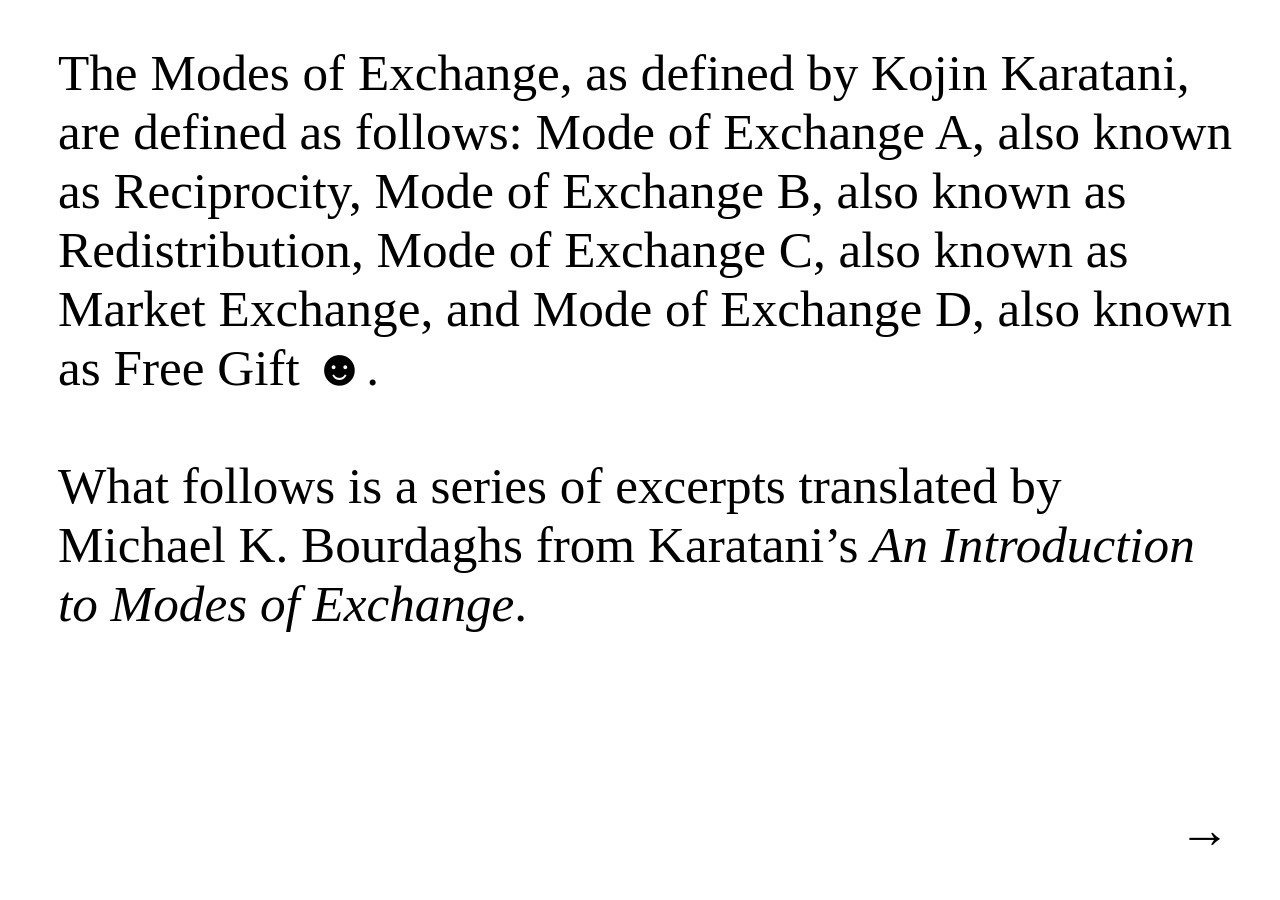
<file: index.html>
<!DOCTYPE html>
<head>
    <title>Modes of Exchange </title>
    <meta charset="UTF-8">
    <meta name="viewport" content="width=device-width, initial-scale=1.0">
    <link rel="stylesheet" href="style.css">
</head>
<body>
<div class="text">
            The Modes of Exchange, as defined by Kojin&nbspKaratani, are defined as follows: Mode of Exchange A, also known as Reciprocity, Mode of Exchange B, also known as Redistribution, Mode of Exchange C, also known as Market Exchange, and Mode of Exchange D, also known as Free Gift ☻. <br><br>What follows is a series of excerpts translated by Michael&nbsp;K.&nbsp;Bourdaghs from Karatani’s <i>An&nbsp;Introduction to Modes of&nbsp;Exchange</i>.
        </div>

<div class="arrow-go"><a href="./A/index.html">
    →
</a></div>
</body>
</html>
</file>
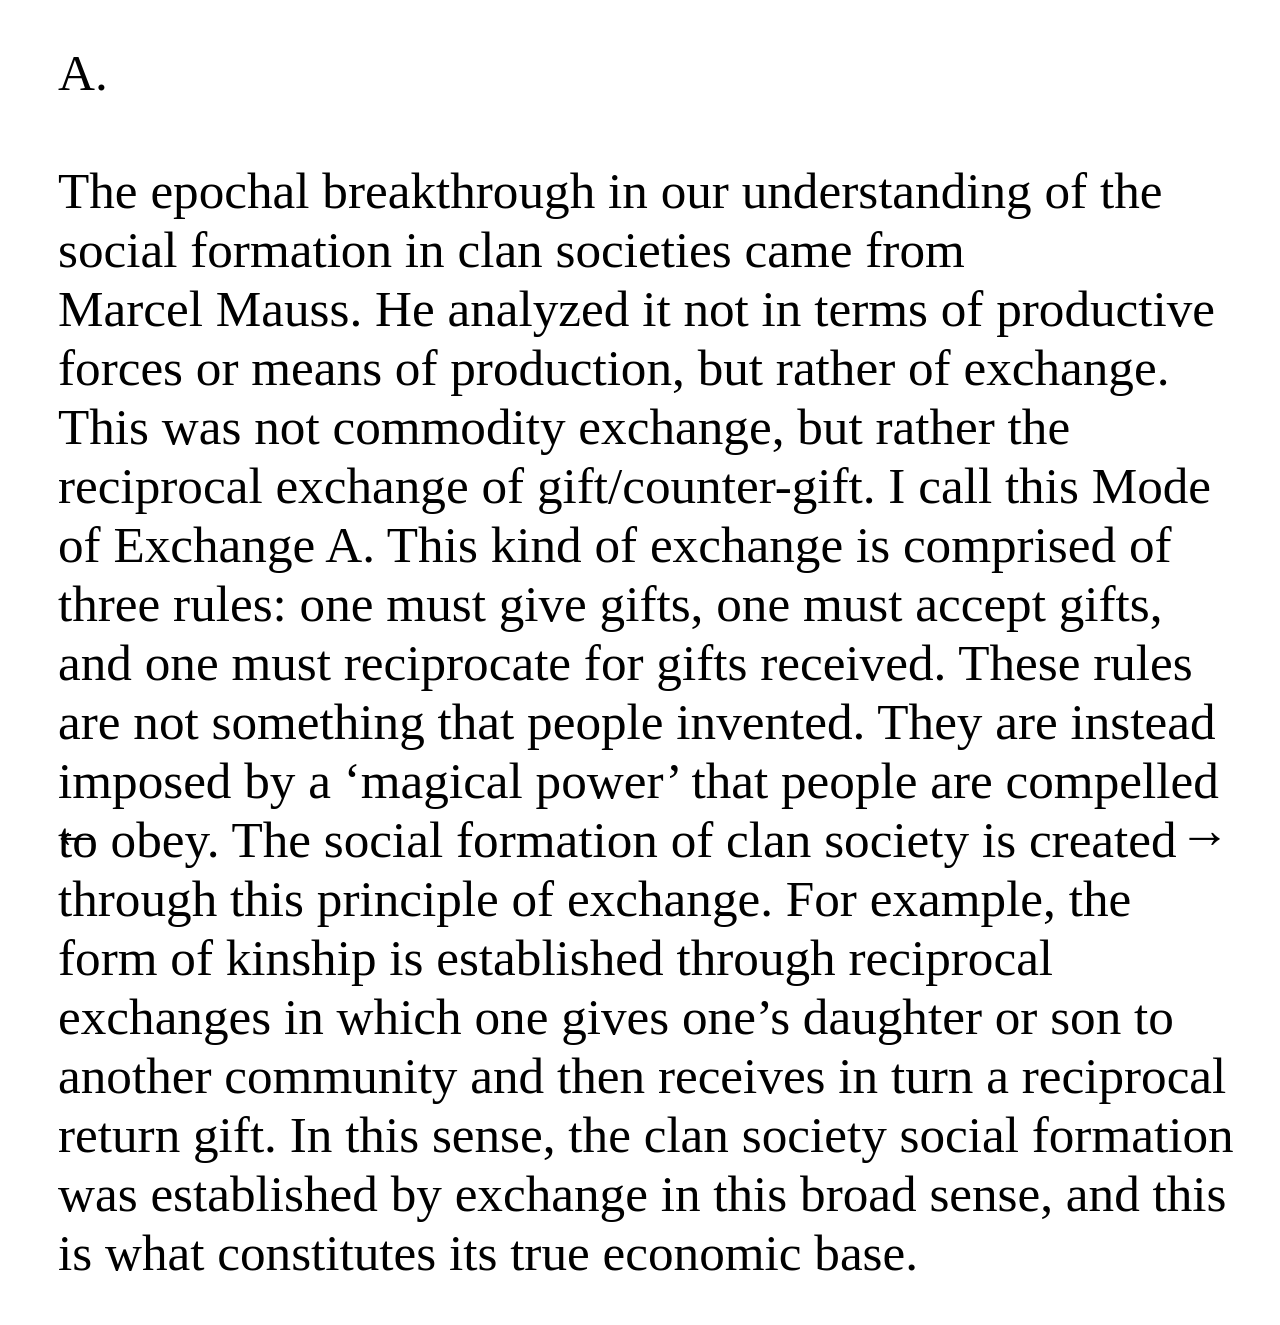
<file: A/index.html>
<!DOCTYPE html>
<head>
    <title>Modes of Exchange </title>
    <meta charset="UTF-8">
    <meta name="viewport" content="width=device-width, initial-scale=1.0">
    <link rel="stylesheet" href="../style.css">
</head>
<body>
<div class="text">
            A.<br><br>The epochal breakthrough in our understanding of the social formation in clan societies came from Marcel&nbsp;Mauss. He analyzed it not in terms of productive forces or means of production, but rather of exchange. This was not commodity exchange, but rather the reciprocal exchange of gift/counter-gift. I call this <div class="highlighted-text-a"><a href="../A/Images/index.html">Mode of Exchange A</a></div>. This kind of exchange is comprised of three rules: one must give gifts, one must accept gifts, and one must reciprocate for gifts received. These rules are not something that people invented. They are instead imposed by a ‘magical power’ that people are compelled to obey. The social formation of clan society is created through this principle of exchange. For example, the form of kinship is established through reciprocal exchanges in which one gives one’s daughter or son to another community and then receives in turn a reciprocal return gift. In this sense, the clan society social formation was established by exchange in this broad sense, and this is what constitutes its true economic base.
 </div>

<div class="arrow-back"><a href="../index.html">
    ←
</a></div>
<div class="arrow-go"><a href="../B/index.html">
    →
</div>
</body>
</html>
</file>
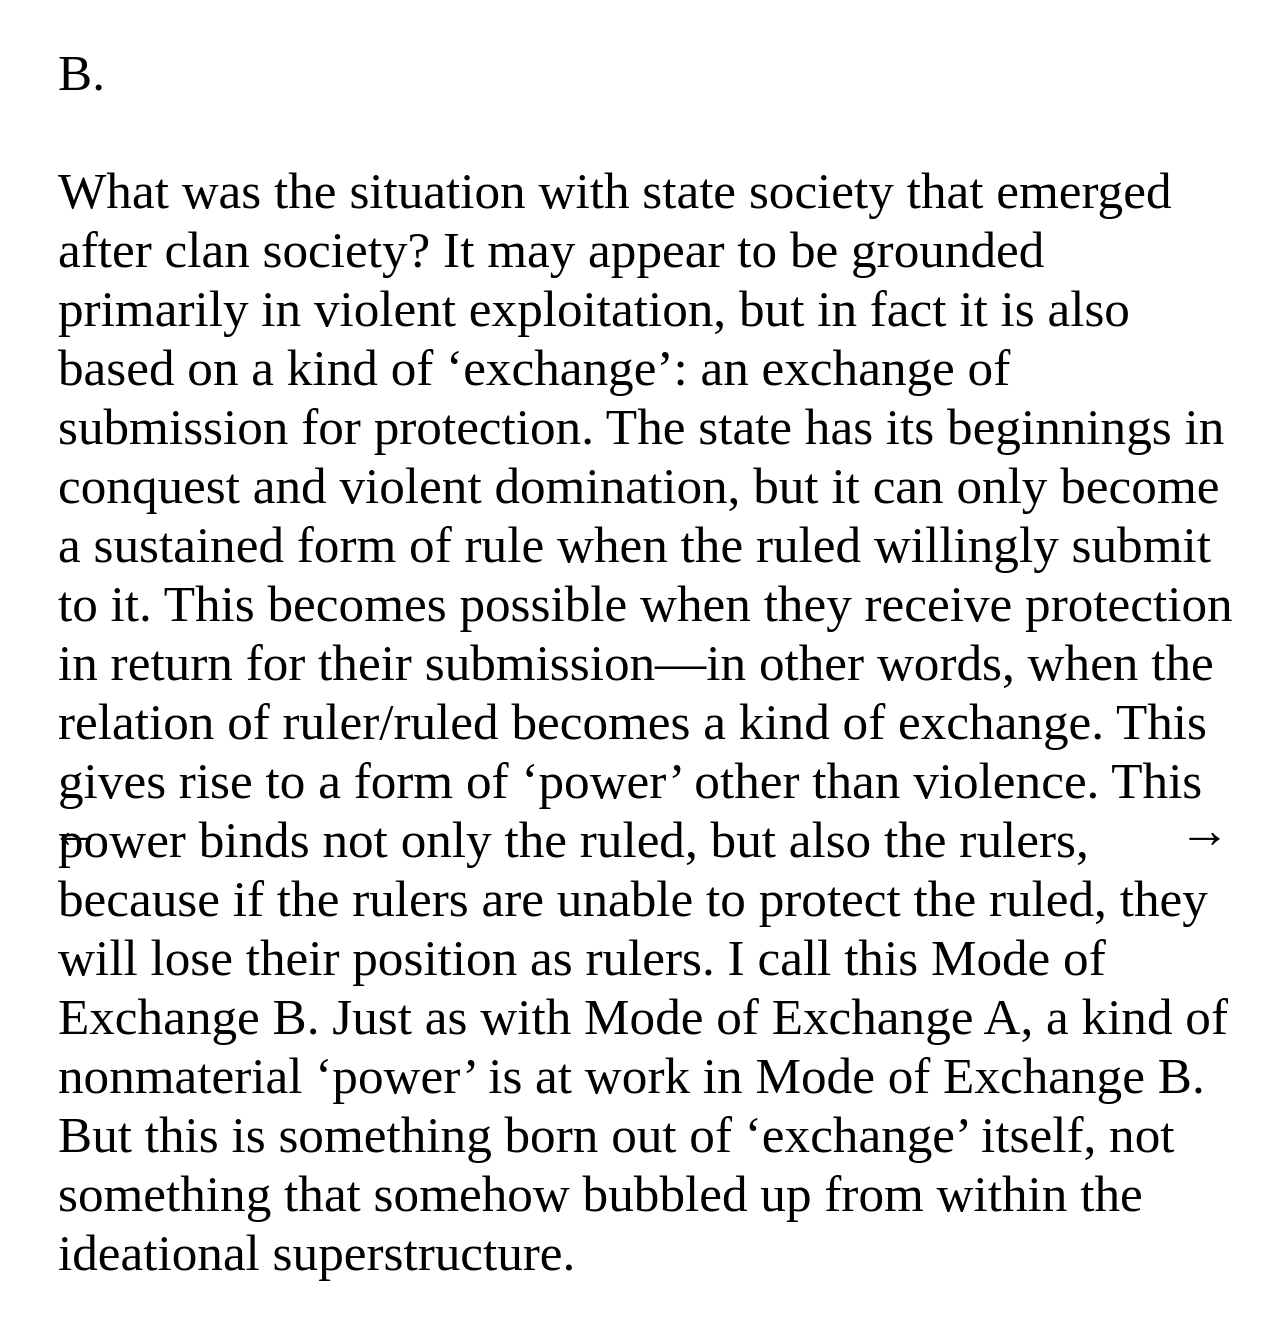
<file: B/index.html>
<!DOCTYPE html>
<head>
    <title>Modes of Exchange </title>
    <meta charset="UTF-8">
    <meta name="viewport" content="width=device-width, initial-scale=1.0">
    <link rel="stylesheet" href="../style.css">
</head>
<body>
<div class="text">
             B.<br><br>What was the situation with state society that emerged after clan society? It may appear to be grounded primarily in violent exploitation, but in fact it is also based on a kind of ‘exchange’: an exchange of submission for protection. The state has its beginnings in conquest and violent domination, but it can only become a sustained form of rule when the ruled willingly submit to it. This becomes possible when they receive protection in return for their submission—in other words, when the relation of ruler/ruled becomes a kind of exchange. This gives rise to a form of ‘power’ other than violence. This power binds not only the ruled, but also the rulers, because if the rulers are unable to protect the ruled, they will lose their position as rulers. I call this <div class="highlighted-text-b"><a href="../B/Images/index.html">Mode of Exchange B</a></div>. Just as with Mode of Exchange A, a kind of nonmaterial ‘power’ is at work in <div class="highlighted-text-b"><a href="../B/Images/index.html">Mode of Exchange B</a></div>. But this is something born out of ‘exchange’ itself, not something that somehow bubbled up from within the ideational superstructure.
 </div>

<div class="arrow-back"><a href="../A/index.html">
    ←
</a></div>
<div class="arrow-go"><a href="../C/index.html">
    →
</a></div>
</body>
</html>
</file>
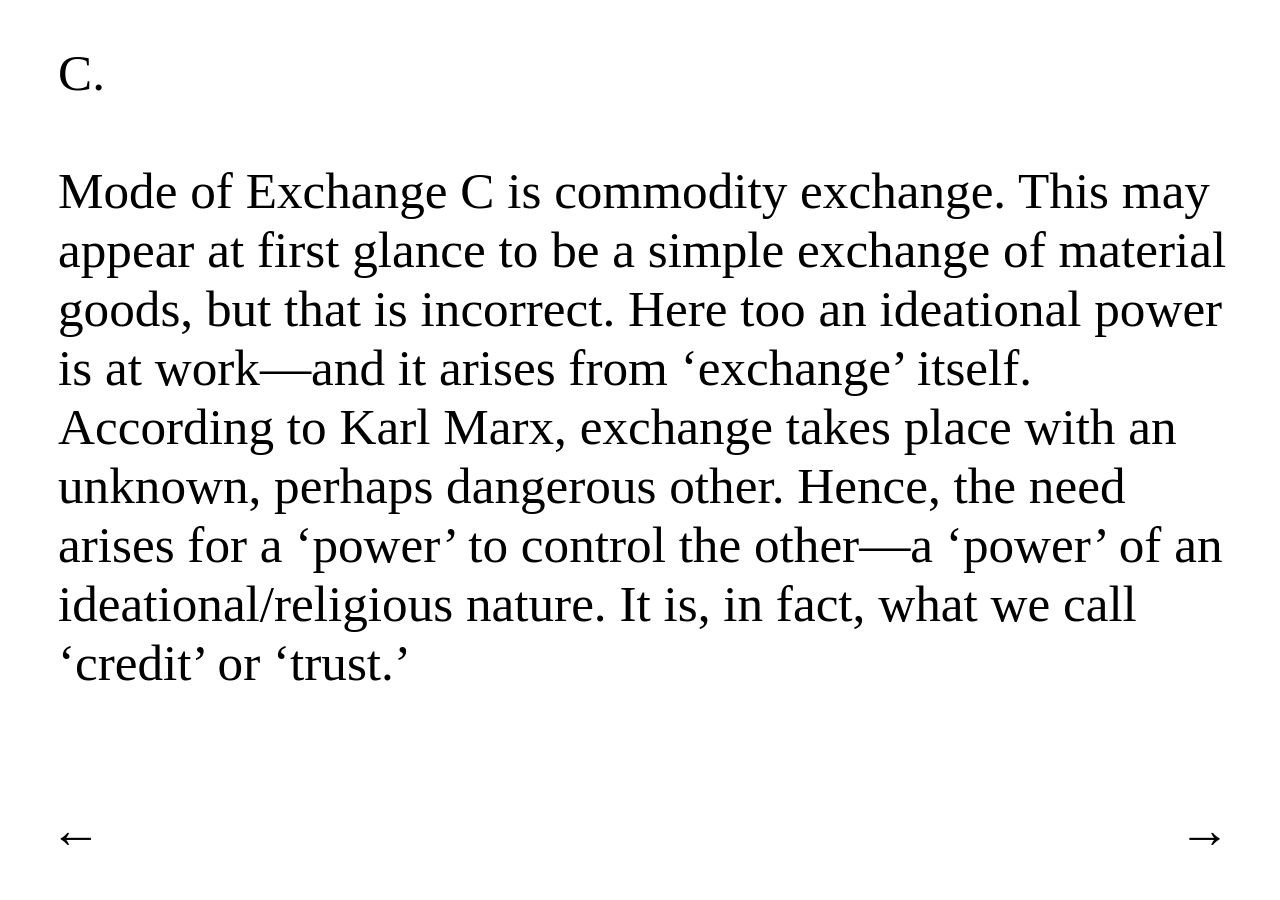
<file: C/index.html>
<!DOCTYPE html>
<head>
    <title>Modes of Exchange </title>
    <meta charset="UTF-8">
    <meta name="viewport" content="width=device-width, initial-scale=1.0">
    <link rel="stylesheet" href="../style.css">
</head>
<body>
<div class="text">
            C.<br><br><div class="highlighted-text-c"><a href="../C/Images/index.html">Mode of Exchange C</a></div> is commodity exchange. This may appear at first glance to be a simple exchange of material goods, but that is incorrect. Here too an ideational power is at work—and it arises from ‘exchange’ itself. According to Karl&nbspMarx, exchange takes place with an unknown, perhaps dangerous other. Hence, the need arises for a ‘power’ to control the other—a ‘power’ of an ideational/religious nature. It is, in fact, what we call ‘credit’ or ‘trust.’
</div>
<div class="arrow-back"><a href="../B/index.html">
    ←
</a></div>
<div class="arrow-go"><a href="../D/index.html">
    →
</div>
</body>
</html>
</file>
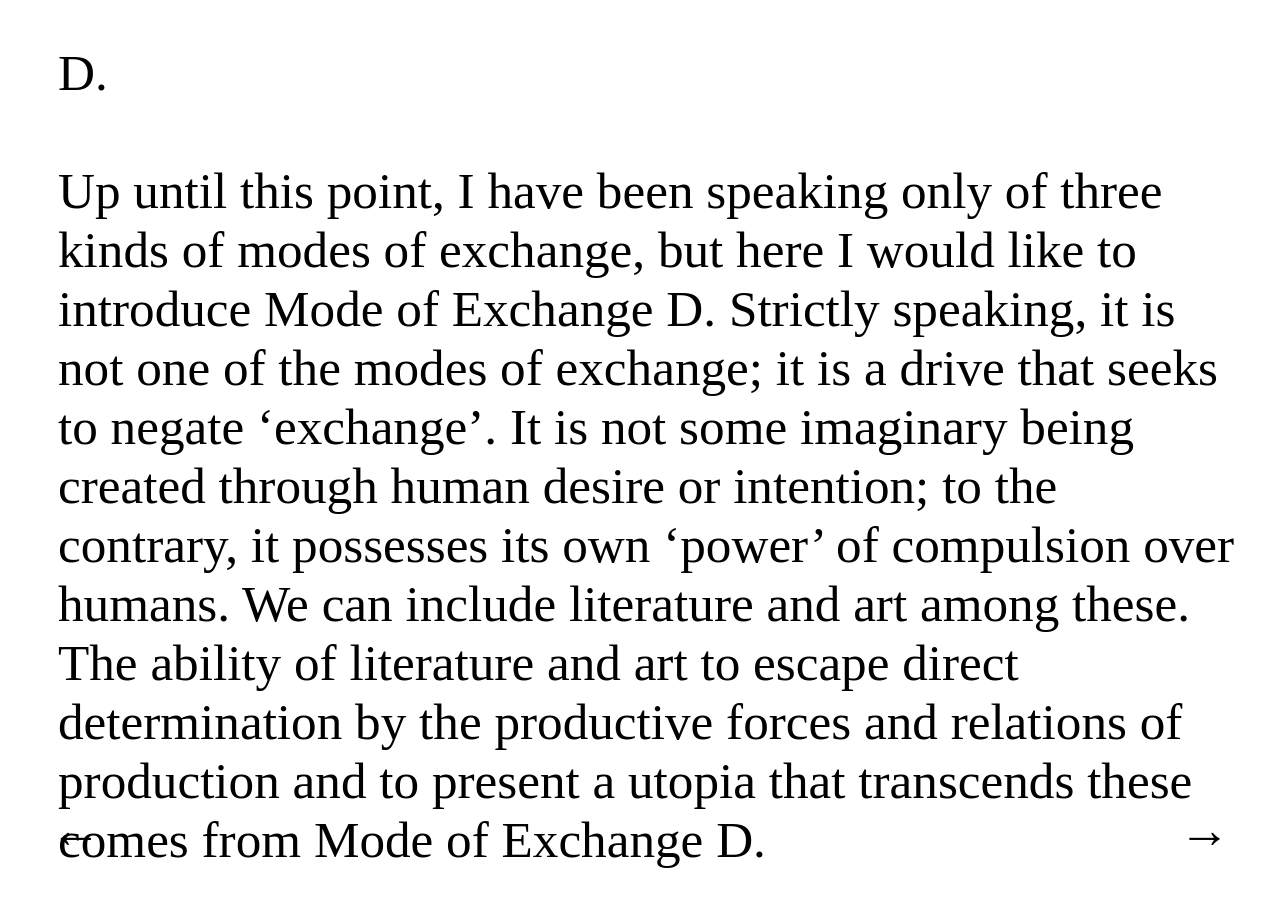
<file: D/index.html>
<!DOCTYPE html>
<head>
    <title>Modes of Exchange </title>
    <meta charset="UTF-8">
    <meta name="viewport" content="width=device-width, initial-scale=1.0">
    <link rel="stylesheet" href="../style.css">
</head>
<body>
<div class="text">
            D.<br><br>Up until this point, I have been speaking only of three kinds of modes of exchange, but here I would like to introduce <div class="highlighted-text-d"><a href="../D/Images/index.html">Mode of Exchange D</a></div>. Strictly speaking, it is not one of the modes of exchange; it is a drive that seeks to negate ‘exchange’. It is not some imaginary being created through human desire or intention; to the contrary, it possesses its own ‘power’ of compulsion over humans. We can include literature and art among these. The ability of literature and art to escape direct determination by the productive forces and relations of production and to present a utopia that transcends these comes from <div class="highlighted-text-d"><a href="../D/Images/index.html">Mode of Exchange D</a></div>.
</div>
<div class="arrow-back"><a href="../C/index.html">
    ←
</a></div>
<div class="arrow-go"><a href="../All/index.html">
    →
</div>
</body>
</html>
</file>
<file: style.css>
body {
background-color: #fff;
width: 100%;
height: 100%;
}

.text {
color: #000;
font-family: "GT Alpina Trial";
font-size: 4vw;
font-style: normal;
font-weight: 250;
line-height: normal;
padding: 35px 50px 35px 50px;
}

.highlighted-text-a,.highlighted-text-b,.highlighted-text-c,.highlighted-text-d {
color: #000;
   display: inline;
   text-decoration: none;
}

.highlighted-text-a:hover {
color: #00D9FF;
font-family: "GT Alpina Trial";
font-size: 4vw;
font-style: normal;
font-weight: 700;
line-height: normal;
-webkit-text-stroke-width: 20px;
-webkit-text-stroke-color: #000;
paint-order: stroke fill;
display: inline;
}
.highlighted-text-b:hover {
color: #FF6F00;
font-family: "GT Alpina Trial";
font-size: 4vw;
font-style: normal;
font-weight: 700;
line-height: normal;
-webkit-text-stroke-width: 20px;
-webkit-text-stroke-color: #000;
paint-order: stroke fill;
display: inline;
}
.highlighted-text-c:hover {
color: #E0F;
font-family: "GT Alpina Trial";
font-size: 4vw;
font-style: normal;
font-weight: 700;
line-height: normal;
-webkit-text-stroke-width: 20px;
-webkit-text-stroke-color: #000;
paint-order: stroke fill;
display: inline;
}
.highlighted-text-d:hover {
color: #7F0;
font-family: "GT Alpina Trial";
font-size: 4vw;
font-style: normal;
font-weight: 700;
line-height: normal;
-webkit-text-stroke-width: 20px;
-webkit-text-stroke-color: #000;
paint-order: stroke fill;
display: inline;
}

.text:has(.highlighted-text-a:hover) {
-webkit-text-stroke-width: 10px;
-webkit-text-stroke-color: #000;
}
.text:has(.highlighted-text-b:hover) {
-webkit-text-stroke-width: 10px;
-webkit-text-stroke-color: #000;
}
.text:has(.highlighted-text-c:hover) {
-webkit-text-stroke-width: 10px;
-webkit-text-stroke-color: #000;
}
.text:has(.highlighted-text-d:hover) {
-webkit-text-stroke-width: 10px;
-webkit-text-stroke-color: #000;
}

.arrow-go {
color: #000;
font-family: "GT Alpina Trial";
font-size: 4vw;
font-style: normal;
font-weight: 250;
line-height: normal;
padding: 35px 50px 35px 50px;
position: fixed;
  bottom: 0;
  right: 0;
  z-index: 1000;
}

.arrow-back {
color: #000;
font-family: "GT Alpina Trial";
font-size: 4vw;
font-style: normal;
font-weight: 250;
line-height: normal;
padding: 35px 50px 35px 50px;
position: fixed;
  bottom: 0;
  left: 0;
  z-index: 1000;
}

a {
    all: unset;
    cursor: pointer;
}
</file>
